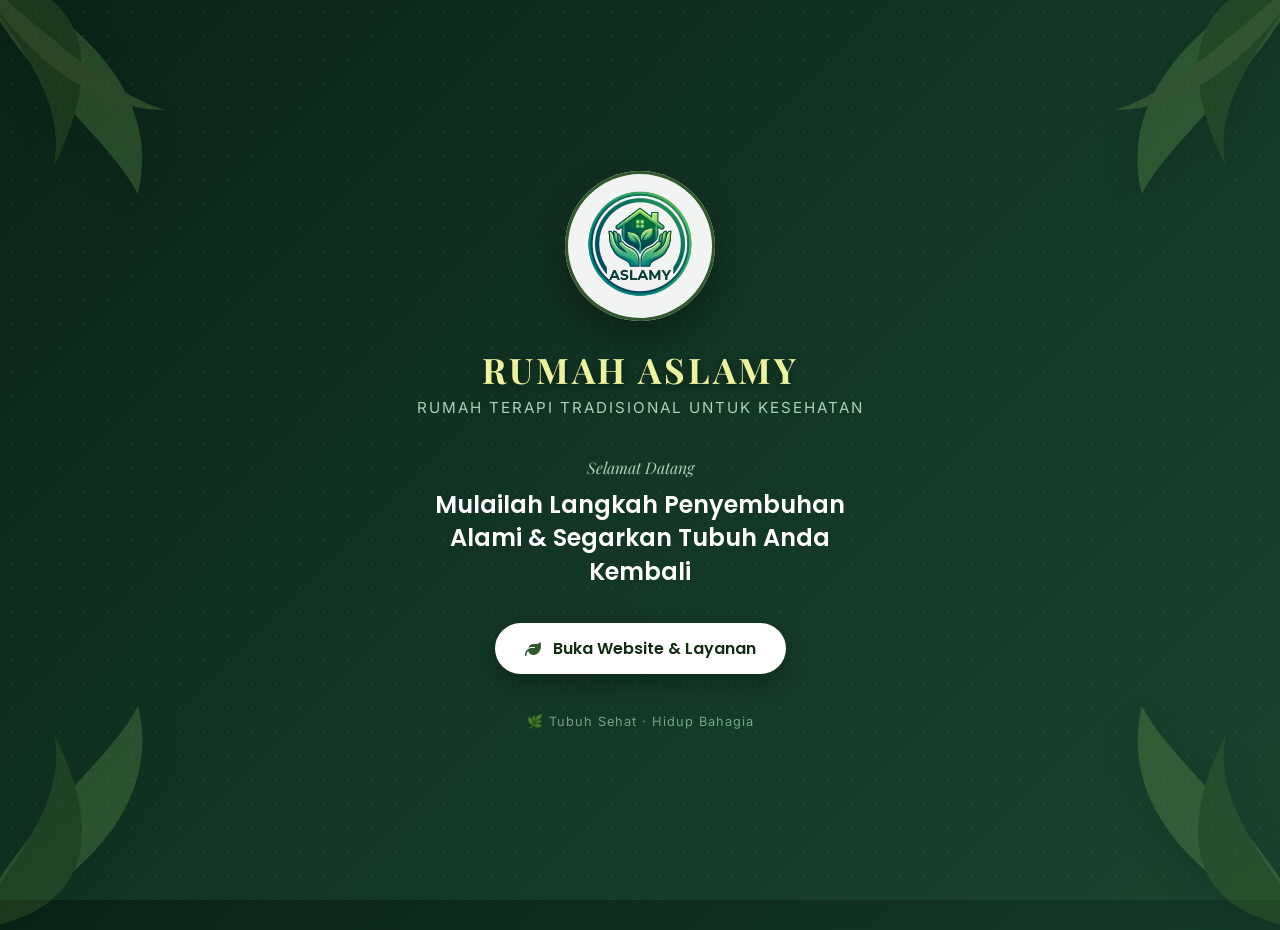
<file: index.html>
<!DOCTYPE html>
<html lang="id">
<head>
    <meta charset="UTF-8" />
    <meta name="viewport" content="width=device-width, initial-scale=1.0" />
    <title>Selamat Datang di Rumah Aslamy</title>
    <link rel="icon" type="image/jpeg" href="image.jpg" sizes="192x192">
    
    <!-- Google Fonts & Font Awesome -->
    <link rel="preconnect" href="https://fonts.googleapis.com" />
    <link rel="preconnect" href="https://fonts.gstatic.com" crossorigin />
    <link href="https://fonts.googleapis.com/css2?family=Inter:wght@300;400;500;600&family=Poppins:wght@500;600;700&family=Playfair+Display:ital,wght@0,600;0,700;1,400&display=swap" rel="stylesheet" />
    <link rel="stylesheet" href="https://cdnjs.cloudflare.com/ajax/libs/font-awesome/6.4.0/css/all.min.css" />
    
    <style>
        /* Reset & Base Styles */
        * {
            margin: 0;
            padding: 0;
            box-sizing: border-box;
        }

        body {
            width: 100%;
            height: 100vh;
            background: linear-gradient(135deg, #0b2216 0%, #123524 50%, #1a432e 100%);
            display: flex;
            justify-content: center;
            align-items: center;
            text-align: center;
            padding: 20px;
            color: #ffffff;
            font-family: 'Inter', sans-serif;
            overflow: hidden;
            position: relative;
            /* Transisi transisi untuk body saat keluar */
            transition: opacity 0.6s ease, filter 0.6s ease, transform 0.6s ease;
        }

        /* Overlay Tekstur Halus Alami */
        body::before {
            content: '';
            position: absolute;
            inset: 0;
            background-image: radial-gradient(rgba(255, 255, 255, 0.05) 1px, transparent 0);
            background-size: 24px 24px;
            pointer-events: none;
            z-index: 1;
        }

        /* Efek Kelas Transisi Keluar (Triggered by JS) */
        body.page-exit {
            opacity: 0;
            filter: blur(8px);
            transform: scale(0.93);
        }

        /* Frame Dekorasi Dedaunan Alami di 4 Sudut (Mengikuti Pola image_bb249c.jpg) */
        .cover-leaf {
            position: absolute;
            width: 280px;
            height: 280px;
            opacity: 0.25;
            pointer-events: none;
            background-size: contain;
            background-repeat: no-repeat;
            z-index: 2;
            filter: drop-shadow(0 10px 20px rgba(0,0,0,0.4));
            transition: transform 0.6s ease, opacity 0.6s ease;
        }
        
        .leaf-top-left {
            top: -30px;
            left: -30px;
            background-image: url("data:image/svg+xml,%3Csvg xmlns='http://www.w3.org/2000/svg' viewBox='0 0 100 100'%3E%3Cpath fill='%2377b255' d='M0,0 C30,10 70,40 60,80 C50,60 20,40 0,0 Z'/%3E%3Cpath fill='%234f772d' d='M0,0 C40,5 50,30 30,70 C35,45 15,25 0,0 Z'/%3E%3Cpath fill='%2390a955' d='M0,0 C15,25 40,50 70,50 C50,45 25,20 0,0 Z'/%3E%3C/svg%3E");
        }
        .leaf-top-right {
            top: -30px;
            right: -30px;
            background-image: url("data:image/svg+xml,%3Csvg xmlns='http://www.w3.org/2000/svg' viewBox='0 0 100 100'%3E%3Cpath fill='%2377b255' d='M100,0 C70,10 30,40 40,80 C50,60 80,40 100,0 Z'/%3E%3Cpath fill='%234f772d' d='M100,0 C60,5 50,30 70,70 C65,45 85,25 100,0 Z'/%3E%3Cpath fill='%2390a955' d='M100,0 C85,25 60,50 30,50 C50,45 75,20 100,0 Z'/%3E%3C/svg%3E");
        }
        .leaf-bottom-left {
            bottom: -30px;
            left: -30px;
            background-image: url("data:image/svg+xml,%3Csvg xmlns='http://www.w3.org/2000/svg' viewBox='0 0 100 100'%3E%3Cpath fill='%2377b255' d='M0,100 C30,90 70,60 60,20 C50,40 20,60 0,100 Z'/%3E%3Cpath fill='%234f772d' d='M0,100 C40,95 50,70 30,30 C35,55 15,75 0,100 Z'/%3E%3C/svg%3E");
        }
        .leaf-bottom-right {
            bottom: -30px;
            right: -30px;
            background-image: url("data:image/svg+xml,%3Csvg xmlns='http://www.w3.org/2000/svg' viewBox='0 0 100 100'%3E%3Cpath fill='%2377b255' d='M100,100 C70,90 30,60 40,20 C50,40 80,60 100,100 Z'/%3E%3Cpath fill='%234f772d' d='M100,100 C60,95 50,70 70,30 C65,55 85,75 100,100 Z'/%3E%3C/svg%3E");
        }

        /* Saat transisi keluar, daun terlempar menjauh sedikit */
        body.page-exit .leaf-top-left { transform: translate(-40px, -40px); opacity: 0; }
        body.page-exit .leaf-top-right { transform: translate(40px, -40px); opacity: 0; }
        body.page-exit .leaf-bottom-left { transform: translate(-40px, 40px); opacity: 0; }
        body.page-exit .leaf-bottom-right { transform: translate(40px, 40px); opacity: 0; }

        /* Konten Pembuka */
        .cover-container {
            max-width: 500px;
            width: 100%;
            z-index: 10;
            display: flex;
            flex-direction: column;
            align-items: center;
            animation: fadeInContainer 1.2s cubic-bezier(0.215, 0.610, 0.355, 1) forwards;
        }

        /* Wadah Bulat Putih Premium untuk Logo Resmi Aslamy */
        .cover-logo-wrapper {
            width: 150px;
            height: 150px;
            margin-bottom: 25px;
            background: rgba(255, 255, 255, 0.95);
            padding: 12px;
            border-radius: 50%;
            box-shadow: 0 15px 35px rgba(0, 0, 0, 0.3), inset 0 0 0 3px #31572c;
            display: flex;
            justify-content: center;
            align-items: center;
        }
        
        .cover-logo {
            width: 100%;
            height: auto;
            object-fit: contain;
        }

        /* Tipografi Judul */
        .cover-brand {
            font-family: 'Playfair Display', serif;
            font-size: 2.2rem;
            font-weight: 700;
            letter-spacing: 3px;
            color: #ecf39e;
            text-transform: uppercase;
            margin: 0 0 5px 0;
            text-shadow: 0 2px 10px rgba(0,0,0,0.4);
        }

        .cover-tagline {
            font-size: 0.95rem;
            font-weight: 400;
            letter-spacing: 2px;
            color: #b7e4c7;
            text-transform: uppercase;
            margin-bottom: 40px;
            opacity: 0.9;
        }

        .cover-label {
            font-size: 1rem;
            font-style: italic;
            color: #d8f3dc;
            margin-bottom: 10px;
            opacity: 0.8;
            font-family: 'Playfair Display', serif;
        }

        .cover-headline {
            font-family: 'Poppins', sans-serif;
            font-size: 1.5rem;
            font-weight: 600;
            line-height: 1.4;
            color: #ffffff;
            margin: 0 0 35px 0;
            padding: 0 15px;
        }

        /* Tombol Lonjong Kapsul Putih Berkelas (Desain "Buka Undangan") */
        .btn-enter-website {
            background-color: #ffffff;
            color: #132a13;
            border: none;
            padding: 13px 30px;
            font-size: 1rem;
            font-weight: 600;
            border-radius: 50px;
            cursor: pointer;
            box-shadow: 0 10px 25px rgba(0, 0, 0, 0.25);
            display: inline-flex;
            align-items: center;
            gap: 12px;
            transition: all 0.3s cubic-bezier(0.175, 0.885, 0.32, 1.275);
            text-decoration: none;
            font-family: 'Poppins', sans-serif;
        }

        .btn-enter-website:hover {
            background-color: #ecf39e;
            transform: translateY(-3px);
            box-shadow: 0 15px 30px rgba(0, 0, 0, 0.35);
        }

        .btn-enter-website i {
            color: #31572c;
            font-size: 1rem;
        }

        .cover-note {
            margin-top: 40px;
            font-size: 0.8rem;
            color: #95d5b2;
            letter-spacing: 1px;
            opacity: 0.7;
        }

        /* Animasi Masuk Awal */
        @keyframes fadeInContainer {
            from { opacity: 0; transform: translateY(30px); }
            to { opacity: 1; transform: translateY(0); }
        }

        /* Responsif Layaran HP */
        @media (max-width: 480px) {
            .cover-leaf { width: 180px; height: 180px; }
            .cover-brand { font-size: 1.8rem; }
            .cover-headline { font-size: 1.25rem; }
            .btn-enter-website { padding: 14px 32px; font-size: 0.95rem; }
        }
    </style>
</head>
<body>

    <!-- Bingkai Ornamen Daun Alami Sesuai Posisi image_bb249c.jpg -->
    <div class="cover-leaf leaf-top-left"></div>
    <div class="cover-leaf leaf-top-right"></div>
    <div class="cover-leaf leaf-bottom-left"></div>
    <div class="cover-leaf leaf-bottom-right"></div>
    
    <div class="cover-container">
        <!-- Penggunaan Logo image_bb28fd.png -->
        <div class="cover-logo-wrapper">
            <img src="image.jpg" alt="Logo Resmi Rumah Aslamy" class="cover-logo">
        </div>
        
        <!-- Identitas Brand -->
        <h1 class="cover-brand">Rumah Aslamy</h1>
        <div class="cover-tagline">Rumah Terapi Tradisional Untuk Kesehatan</div>
        
        <!-- Konten Pengantar -->
        <div class="cover-label">Selamat Datang</div>
        <h2 class="cover-headline">Mulailah Langkah Penyembuhan Alami & Segarkan Tubuh Anda Kembali</h2>
        
        <!-- Tombol Transisi Interaktif -->
        <a href="home.html" id="btn-masuk-layanan" class="btn-enter-website">
            <i class="fa-solid fa-leaf"></i> Buka Website & Layanan
        </a>
        
        <p class="cover-note">🌿 Tubuh Sehat · Hidup Bahagia</p>
    </div>

    <!-- JavaScript Khusus Penahan & Pemicu Efek Halus -->
    <script>
        document.getElementById('btn-masuk-layanan').addEventListener('click', function(e) {
            // 1. Tahan link asli agar tidak langsung pindah halaman kasar
            e.preventDefault(); 
            const linkTujuan = this.getAttribute('href');

            // 2. Suntik kelas animasi keluar ke body (efek mengecil + memudar + blur + daun menjauh)
            document.body.classList.add('page-exit');

            // 3. Biarkan animasi berjalan selama 600ms, lalu pindah halaman secara mulus
            setTimeout(function() {
                window.location.href = linkTujuan;
            }, 600); 
        });
    </script>
</body>
</html>
</file>
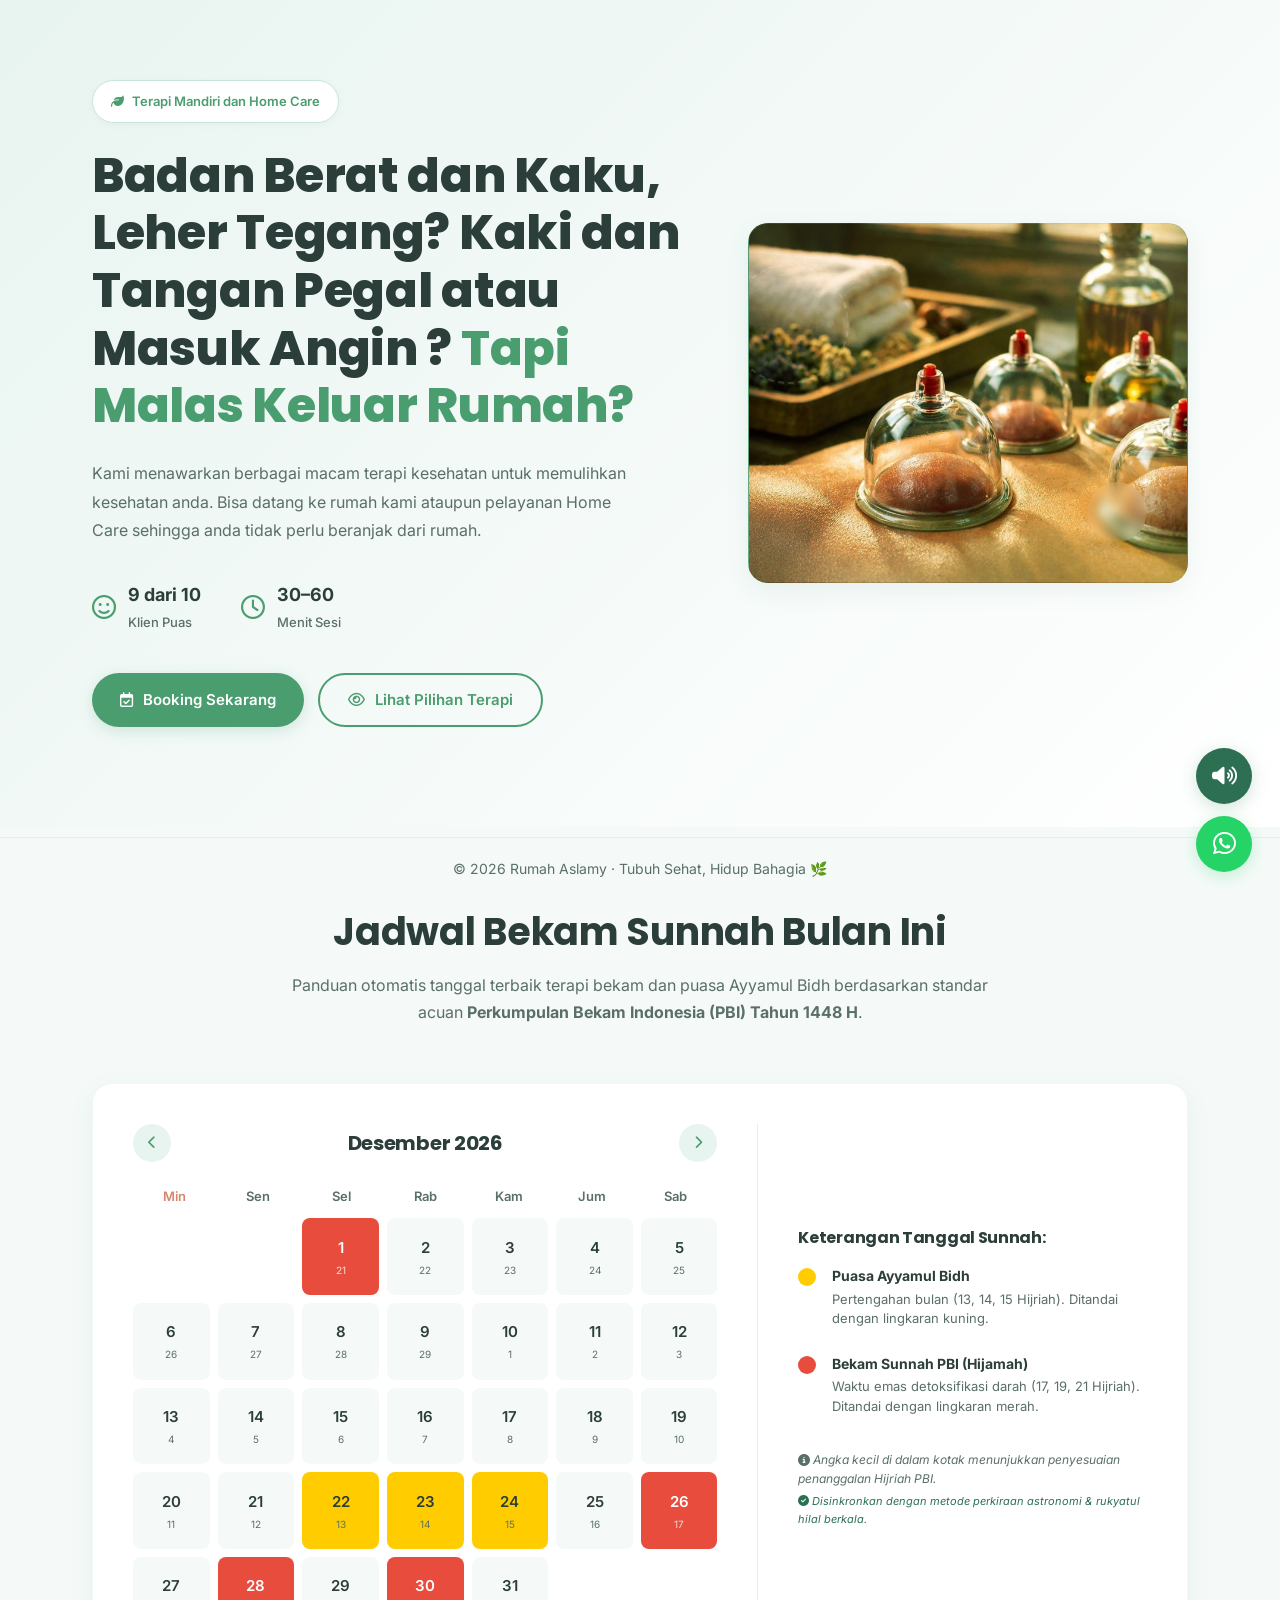
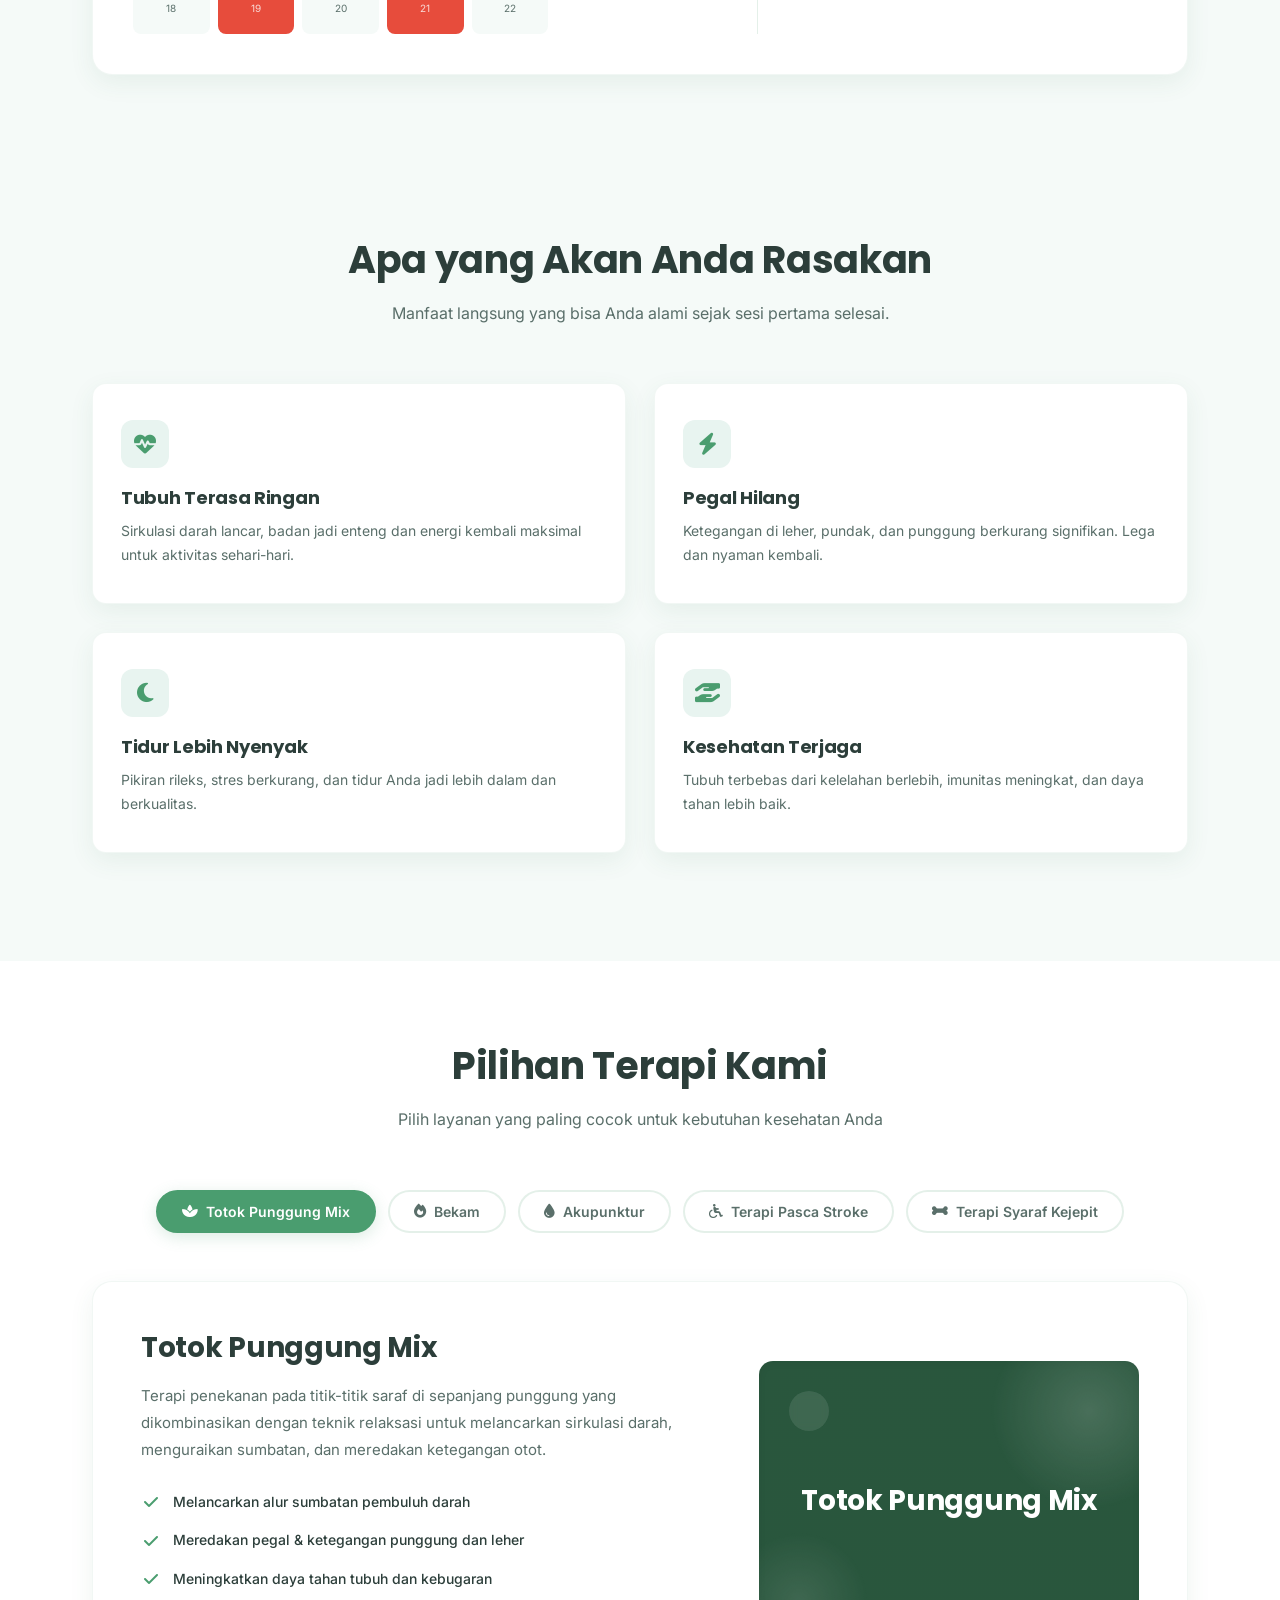
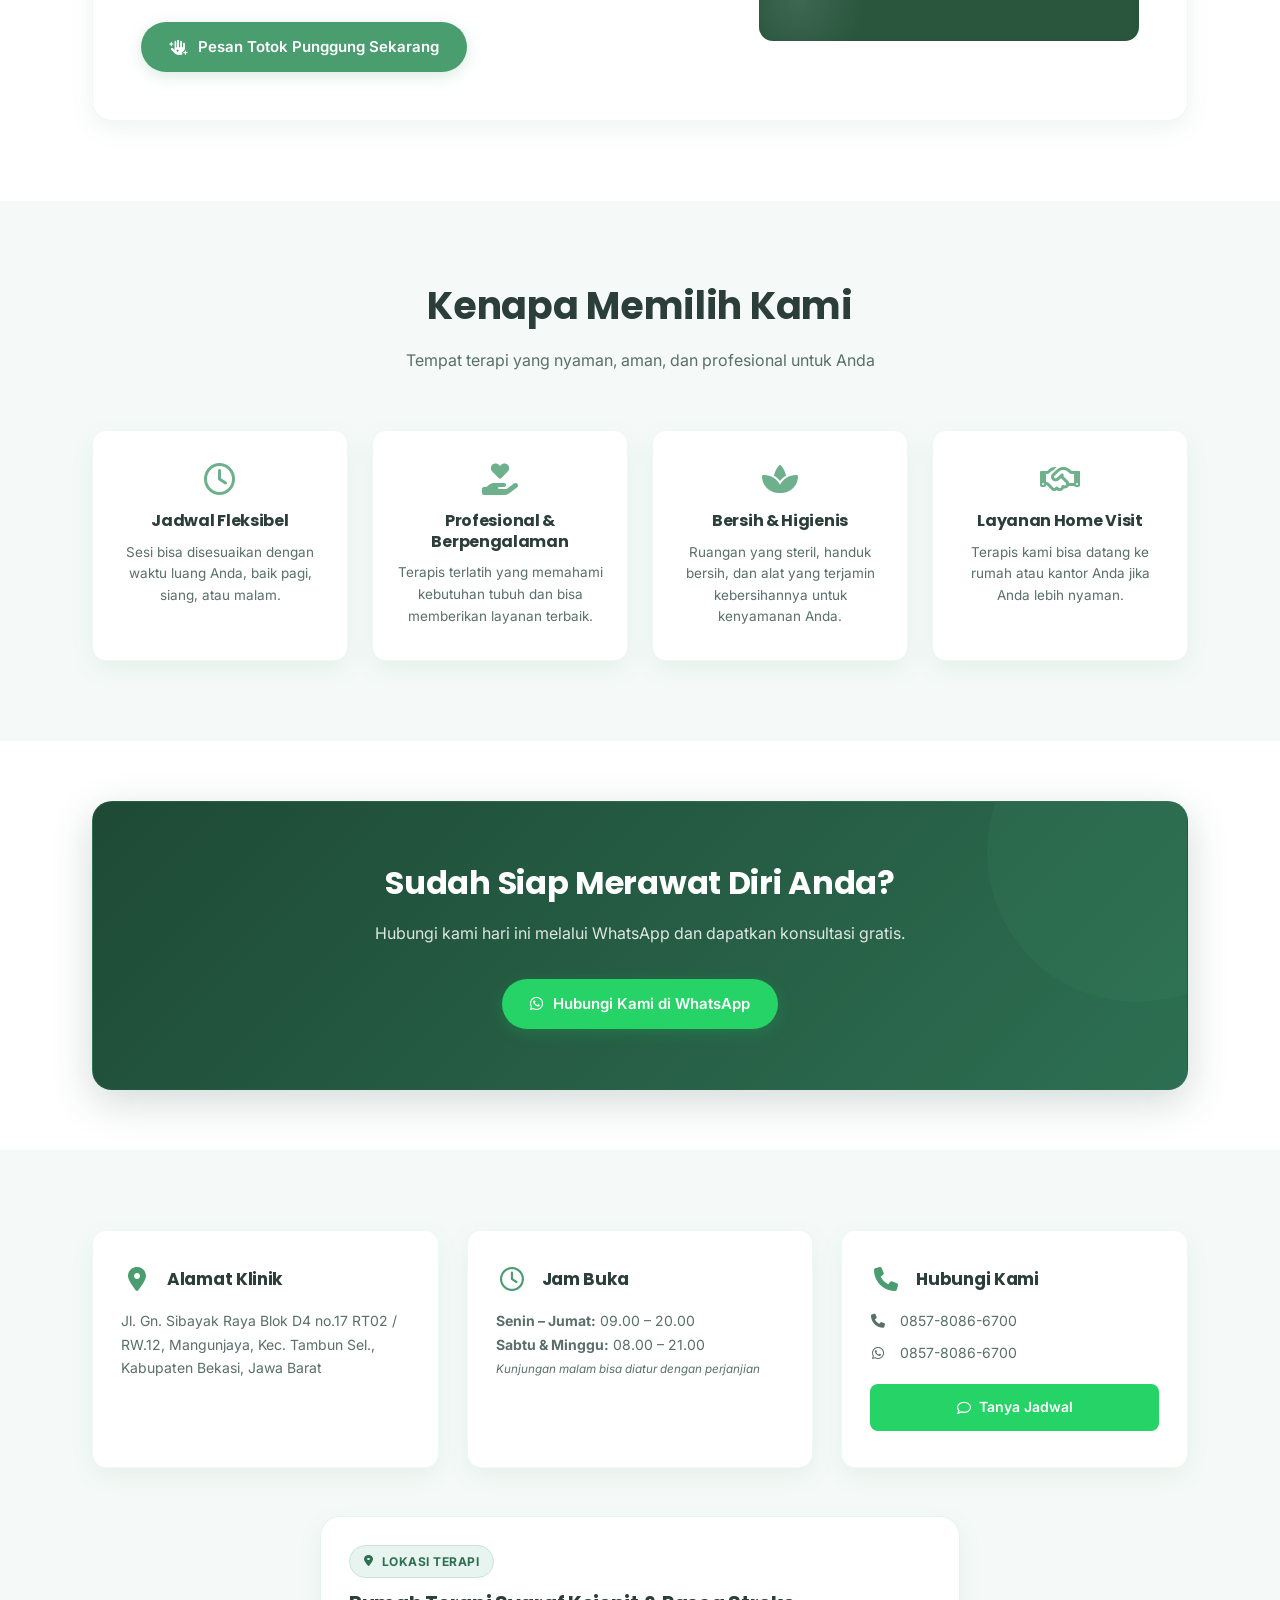
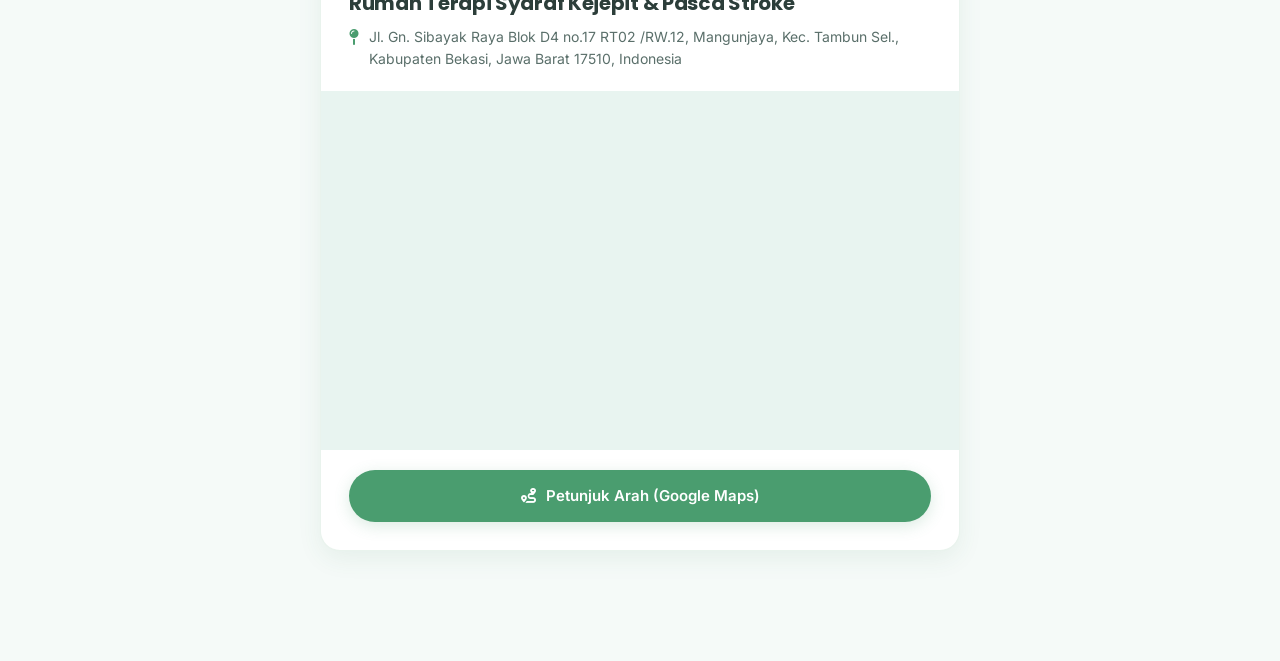
<file: home.html>
<!DOCTYPE html>
<html lang="id">
<head>
    <meta charset="UTF-8" />
    <meta name="viewport" content="width=device-width, initial-scale=1.0" />
    <title>Rumah Aslamy</title>
    <link rel="icon" type="image/jpeg" href="image.jpg" sizes="192x192">
    
    <!-- Google Fonts & Font Awesome -->
    <link rel="preconnect" href="https://fonts.googleapis.com" />
    <link rel="preconnect" href="https://fonts.gstatic.com" crossorigin />
    <link href="https://fonts.googleapis.com/css2?family=Inter:wght@300;400;500;600;700&family=Poppins:wght@600;700;800&display=swap" rel="stylesheet" />
    <link rel="stylesheet" href="https://cdnjs.cloudflare.com/ajax/libs/font-awesome/6.4.0/css/all.min.css" />
    
    <!-- Custom CSS -->
    <link rel="stylesheet" href="style.css" />
</head>
<body>

    <!-- ======== HERO ======== -->
    <section class="hero">
        <div class="container hero-grid">
            <div class="hero-content">
                <div class="hero-badge">
                    <i class="fa-solid fa-leaf"></i> Terapi Mandiri dan Home Care
                </div>
                <h1>Badan Berat dan Kaku, Leher Tegang? Kaki dan Tangan Pegal atau Masuk Angin ?
                    <span>Tapi Malas Keluar Rumah?</span></h1>
                <p>Kami menawarkan berbagai macam terapi kesehatan untuk memulihkan kesehatan anda. Bisa datang ke rumah kami ataupun pelayanan Home Care sehingga anda tidak perlu beranjak dari rumah.</p>

                <div class="hero-stats">
                    <div class="stat-item">
                        <i class="fa-regular fa-face-smile"></i>
                        <div class="stat-text"><strong>9 dari 10</strong> Klien Puas</div>
                    </div>
                    <div class="stat-item">
                        <i class="fa-regular fa-clock"></i>
                        <div class="stat-text"><strong>30–60</strong> Menit Sesi</div>
                    </div>
                </div>

                <div class="hero-actions">
                    <a href="#booking" class="btn btn-primary"><i class="fa-regular fa-calendar-check"></i> Booking Sekarang</a>
                    <a href="#terapi" class="btn btn-outline"><i class="fa-regular fa-eye"></i> Lihat Pilihan Terapi</a>
                </div>
            </div>
            <div class="hero-visual">
                <!-- Corak Bulatan Mulus Animated -->
                <div class="circle-decor circle-1"></div>
                <div class="circle-decor circle-2"></div>
                <div class="circle-decor circle-3"></div>
                <div class="circle-decor circle-4"></div>
            </div>
        </div>
    </section>

    <!-- ======== JADWAL BEKAM SUNNAH (RESMI PBI) ======== -->
    <section class="section-padding section-light" id="jadwal-bekam">
        <div class="container">
            <div class="section-header">
                <h2>Jadwal Bekam Sunnah Bulan Ini</h2>
                <p>Panduan otomatis tanggal terbaik terapi bekam dan puasa Ayyamul Bidh berdasarkan standar acuan <strong>Perkumpulan Bekam Indonesia (PBI) Tahun 1448 H</strong>.</p>
            </div>
            
            <div class="calendar-wrapper">
                <!-- Box Kalender -->
                <div class="calendar-card">
                    <div class="calendar-header">
                        <button id="prev-month" class="calendar-btn"><i class="fa-solid fa-chevron-left"></i></button>
                        <h3 id="calendar-month-year">Januari 2026</h3>
                        <button id="next-month" class="calendar-btn"><i class="fa-solid fa-chevron-right"></i></button>
                    </div>
                    <div class="calendar-weekdays">
                        <div>Min</div><div>Sen</div><div>Sel</div><div>Rab</div><div>Kam</div><div>Jum</div><div>Sab</div>
                    </div>
                    <div class="calendar-days" id="calendar-days-grid"></div>
                </div>

                <!-- Box Keterangan / Legenda -->
                <div class="calendar-legend">
                    <h4>Keterangan Tanggal Sunnah:</h4>
                    <div class="legend-item">
                        <span class="dot dot-puasa"></span>
                        <div>
                            <strong>Puasa Ayyamul Bidh</strong>
                            <p>Pertengahan bulan (13, 14, 15 Hijriah). Ditandai dengan lingkaran kuning.</p>
                        </div>
                    </div>
                    <div class="legend-item">
                        <span class="dot dot-bekam"></span>
                        <div>
                            <strong>Bekam Sunnah PBI (Hijamah)</strong>
                            <p>Waktu emas detoksifikasi darah (17, 19, 21 Hijriah). Ditandai dengan lingkaran merah.</p>
                        </div>
                    </div>
                    <div class="legend-note">
                        <p><i class="fa-solid fa-info-circle"></i> Angka kecil di dalam kotak menunjukkan penyesuaian penanggalan Hijriah PBI.</p>
                        <p style="margin-top: 5px; font-size: 11px; color: var(--green-dark);"><i class="fa-solid fa-circle-check"></i> Disinkronkan dengan metode perkiraan astronomi & rukyatul hilal berkala.</p>
                    </div>
                </div>
            </div>
        </div>
    </section>

    <!-- ======== MANFAAT ======== -->
    <section class="section-padding section-light">
        <div class="container">
            <div class="section-header">
                <h2>Apa yang Akan Anda Rasakan</h2>
                <p>Manfaat langsung yang bisa Anda alami sejak sesi pertama selesai.</p>
            </div>

            <div class="manfaat-grid">
                <div class="manfaat-card">
                    <div class="manfaat-icon"><i class="fa-solid fa-heart-pulse"></i></div>
                    <h3>Tubuh Terasa Ringan</h3>
                    <p>Sirkulasi darah lancar, badan jadi enteng dan energi kembali maksimal untuk aktivitas sehari-hari.</p>
                </div>
                <div class="manfaat-card">
                    <div class="manfaat-icon"><i class="fa-solid fa-bolt"></i></div>
                    <h3>Pegal Hilang</h3>
                    <p>Ketegangan di leher, pundak, dan punggung berkurang signifikan. Lega dan nyaman kembali.</p>
                </div>
                <div class="manfaat-card">
                    <div class="manfaat-icon"><i class="fa-solid fa-moon"></i></div>
                    <h3>Tidur Lebih Nyenyak</h3>
                    <p>Pikiran rileks, stres berkurang, dan tidur Anda jadi lebih dalam dan berkualitas.</p>
                </div>
                <div class="manfaat-card">
                    <div class="manfaat-icon"><i class="fa-solid fa-hand-holding-hand"></i></div>
                    <h3>Kesehatan Terjaga</h3>
                    <p>Tubuh terbebas dari kelelahan berlebih, imunitas meningkat, dan daya tahan lebih baik.</p>
                </div>
            </div>
        </div>
    </section>

    <section class="section-padding" id="terapi">
        <div class="container">
            <div class="section-header">
                <h2>Pilihan Terapi Kami</h2>
                <p>Pilih layanan yang paling cocok untuk kebutuhan kesehatan Anda</p>
            </div>

            <div class="terapi-tabs">
                <button class="tab-btn active" onclick="switchTab('pijat', this)"><i class="fa-solid fa-spa"></i> Totok Punggung Mix</button>
                <button class="tab-btn" onclick="switchTab('bekam', this)"><i class="fa-solid fa-fire"></i> Bekam</button>
                <button class="tab-btn" onclick="switchTab('akupunktur', this)"><i class="fa-solid fa-droplet"></i> Akupunktur</button>
                <button class="tab-btn" onclick="switchTab('stroke', this)"><i class="fa-solid fa-wheelchair"></i> Terapi Pasca Stroke</button>
                <button class="tab-btn" onclick="switchTab('syaraf', this)"><i class="fa-solid fa-bone"></i> Terapi Syaraf Kejepit</button>
            </div>

            <div class="terapi-display">
                <div class="terapi-info">
                    <h3 id="tab-title">Totok Punggung Mix</h3>
                    <p id="tab-desc">Terapi penekanan pada titik-titik saraf di sepanjang punggung yang dikombinasikan dengan teknik relaksasi untuk melancarkan sirkulasi darah, menguraikan sumbatan, dan meredakan ketegangan otot.</p>
                    <ul class="terapi-list" id="tab-checklist"></ul>
                    <a href="#booking" class="btn btn-primary" id="tab-btn-action">
                        <i id="tab-btn-icon" class="fa-solid fa-hand-sparkles"></i>
                        <span id="tab-btn-text">Pesan Sesi Totok Punggung</span>
                    </a>
                </div>
                <div class="terapi-visual-box" id="tab-visual-box">
                    <div class="circle-decor circle-1" style="width: 200px; height: 200px; top: -50px; right: -50px;"></div>
                    <div class="circle-decor circle-2" style="width: 140px; height: 140px; bottom: -30px; left: -30px;"></div>
                    <div class="circle-decor circle-4" style="width: 40px; height: 40px; top: 30px; left: 30px;"></div>
                    
                    <h4 id="tab-visual-text">Totok Punggung Mix</h4>
                </div>
            </div>
        </div>
    </section>

    <!-- ======== KENAPA WAJIB ======== -->
    <section class="section-padding section-light">
        <div class="container">
            <div class="section-header">
                <h2>Kenapa Memilih Kami</h2>
                <p>Tempat terapi yang nyaman, aman, dan profesional untuk Anda</p>
            </div>
            <div class="why-grid">
                <div class="why-card">
                    <i class="fa-regular fa-clock"></i>
                    <h4>Jadwal Fleksibel</h4>
                    <p>Sesi bisa disesuaikan dengan waktu luang Anda, baik pagi, siang, atau malam.</p>
                </div>
                <div class="why-card">
                    <i class="fa-solid fa-hand-holding-heart"></i>
                    <h4>Profesional & Berpengalaman</h4>
                    <p>Terapis terlatih yang memahami kebutuhan tubuh dan bisa memberikan layanan terbaik.</p>
                </div>
                <div class="why-card">
                    <i class="fa-solid fa-spa"></i>
                    <h4>Bersih & Higienis</h4>
                    <p>Ruangan yang steril, handuk bersih, dan alat yang terjamin kebersihannya untuk kenyamanan Anda.</p>
                </div>
                <div class="why-card">
                    <i class="fa-regular fa-handshake"></i>
                    <h4>Layanan Home Visit</h4>
                    <p>Terapis kami bisa datang ke rumah atau kantor Anda jika Anda lebih nyaman.</p>
                </div>
            </div>
        </div>
    </section>

    <!-- ======== CTA BANNER ======== -->
    <section class="cta-container-block" id="booking">
        <div class="container">
            <div class="cta-banner">
                <h2>Sudah Siap Merawat Diri Anda?</h2>
                <p>Hubungi kami hari ini melalui WhatsApp dan dapatkan konsultasi gratis.</p>
                <a href="https://wa.me/6285780866700?text=Assalamualaikum%20Admin,%20saya%20tertarik%20dengan%20layanan%20Terapi%20Panggilan%3B%0ANama%20%3A%20%0AUsia%20%3A%0AAlamat%20%3A%0AKeluhan%20%3A%0AJenis%20Terapi%3A%0AMohon%20info%20kesediaan%20waktu%20dan%20terapisnya,%20Terimakasih" class="btn btn-whatsapp" target="_blank">
                    <i class="fa-brands fa-whatsapp"></i> Hubungi Kami di WhatsApp
                </a>
            </div>
        </div>
    </section>

    <!-- ======== INFO ======== -->
    <section class="info-section">
        <div class="container">
            <div class="info-grid">
                <div class="info-card">
                    <div class="info-card-header">
                        <i class="fa-solid fa-location-dot"></i>
                        <h4>Alamat Klinik</h4>
                    </div>
                    <p>Jl. Gn. Sibayak Raya Blok D4 no.17 RT02 / RW.12, Mangunjaya, Kec. Tambun Sel., Kabupaten Bekasi, Jawa Barat</p>
                </div>
                <div class="info-card">
                    <div class="info-card-header">
                        <i class="fa-regular fa-clock"></i>
                        <h4>Jam Buka</h4>
                    </div>
                    <p><strong>Senin – Jumat:</strong> 09.00 – 20.00<br /><strong>Sabtu & Minggu:</strong> 08.00 – 21.00<br /><small style="font-style: italic;">Kunjungan malam bisa diatur dengan perjanjian</small></p>
                </div>
                <div class="info-card">
                    <div class="info-card-header">
                        <i class="fa-solid fa-phone"></i>
                        <h4>Hubungi Kami</h4>
                    </div>
                    <div class="contact-list">
                        <p class="contact-item"><i class="fa-solid fa-phone"></i> 0857-8086-6700</p>
                        <p class="contact-item"><i class="fa-brands fa-whatsapp"></i> 0857-8086-6700</p>
                    </div>
                    <a href="https://wa.me/6285780866700?text=Assalamualaikum%20Admin,%20saya%20tertarik%20dengan%20layanan%20Terapi%20Panggilan%3B%0ANama%20%3A%20%0AUsia%20%3A%0AAlamat%20%3A%0AKeluhan%20%3A%0AJenis%20Terapi%3A%0AMohon%20info%20kesediaan%20waktu%20dan%20terapisnya,%20Terimakasih" class="btn-chat-now" target="_blank">
                        <i class="fa-regular fa-comment"></i> Tanya Jadwal
                    </a>
                </div>
            </div>

            <div class="map-card">
                <div class="map-card-header">
                    <span class="map-badge">
                        <i class="fa-solid fa-location-dot"></i> Lokasi Terapi
                    </span>
                    <h3 class="map-card-title">Rumah Terapi Syaraf Kejepit & Pasca Stroke</h3>
                    <div class="map-address-box">
                        <i class="fa-solid fa-map-pin"></i>
                        <span>Jl. Gn. Sibayak Raya Blok D4 no.17 RT02 /RW.12, Mangunjaya, Kec. Tambun Sel., Kabupaten Bekasi, Jawa Barat 17510, Indonesia</span>
                    </div>
                </div>

                <div class="map-responsive">
                    <iframe 
                        src="https://maps.google.com/maps?q=Rumah%20Terapi%20Syaraf%20kejepit%20dan%20Pasca%20Stroke%20Jl.%20Gn.%20Sibayak%20Raya%20Blok%20D4%20no.17%20RT02%20/RW.12,%20Mangunjaya,%20Kec.%20Tambun%20Sel.,%20Kabupaten%20Bekasi,%20Jawa%20Barat%2017510&t=&z=16&ie=UTF8&iwloc=&output=embed" 
                        allowfullscreen="" 
                        loading="lazy" 
                        referrerpolicy="no-referrer-when-downgrade">
                    </iframe>
                </div>

                <div class="map-card-footer">
                    <a href="https://www.google.com/maps/search/?api=1&query=Rumah+Terapi+Syaraf+kejepit+dan+Pasca+Stroke+Jl.+Gn.+Sibayak+Raya+Blok+D4+no.17+RT02+/RW.12,+Mangunjaya,+Kec.+Tambun+Sel.,+Kabupaten+Bekasi,+Jawa+Barat+17510" 
                       target="_blank" 
                       class="btn-directions">
                        <i class="fa-solid fa-route"></i> Petunjuk Arah (Google Maps)
                    </a>
                </div>
            </div>

            <audio id="spa-backsound" loop autoplay>
                <source src="backsound.mp3" type="audio/mpeg">
                <source src="https://assets.mixkit.co/active_storage/sfx/2568/2568-84.wav" type="audio/wav">
            </audio>

            <button id="music-toggle" class="floating-music playing" aria-label="Matikan Musik Relaksasi">
                <i class="fa-solid fa-volume-high"></i>
            </button>
            
            <footer>
                <div class="bottom-bar">
                    <p>&copy; 2026 Rumah Aslamy · Tubuh Sehat, Hidup Bahagia 🌿</p>
                </div>
            </footer>

        </div>
    </section>

    <a href="https://wa.me/6285780866700?text=Assalamualaikum%20Admin,%20saya%20tertarik%20dengan%20layanan%20Terapi%20Panggilan%3B%0ANama%20%3A%20%0AUsia%20%3A%0AAlamat%20%3A%0AKeluhan%20%3A%0AJenis%20Terapi%3A%0AMohon%20info%20kesediaan%20waktu%20dan%20terapisnya,%20Terimakasih" class="floating-wa" target="_blank" aria-label="Chat WhatsApp">
        <i class="fa-brands fa-whatsapp"></i>
    </a>

    <!-- Custom JS -->
    <script src="script.js"></script>
</body>
</html>
</file>
<file: style.css>
html {
    scroll-behavior: smooth;
}

/* ===================================================
   TEMA HIJAU NATURAL & SOFT - Rumah Therapy Aslamy
   =================================================== */

* {
    margin: 0;
    padding: 0;
    box-sizing: border-box;
}

:root {
    /* Warna Hijau Natural & Soft */
    --green-primary: #4a9d6f;
    --green-dark: #2d6f52;
    --green-darkest: #1e4a35;
    --green-light: #6fb896;
    --green-lighter: #9fc9b0;
    --green-pale: #c8e6d7;
    --green-bg-soft: #e8f4f0;
    --green-bg-card: #f5faf8;

    /* Netral Natural */
    --white: #ffffff;
    --text-dark: #2c3e3a;
    --text-muted: #5a6f6a;
    --text-light: #ffffff;

    /* Aksen */
    --accent-warm: #d4876e;
    --accent-gold: #c9a960;

    /* Layout */
    --max-width: 1160px;
    --radius-lg: 20px;
    --radius-md: 14px;
    --radius-sm: 8px;
    --shadow: 0 8px 24px rgba(45, 111, 82, 0.08);
    --shadow-hover: 0 12px 36px rgba(45, 111, 82, 0.12);
    --transition: all 0.3s cubic-bezier(0.4, 0, 0.2, 1);
}

body {
    font-family: 'Inter', sans-serif;
    background: var(--white);
    color: var(--text-dark);
    line-height: 1.6;
    -webkit-font-smoothing: antialiased;
    font-size: 15px;
}

h1, h2, h3, h4, h5, h6 {
    font-family: 'Poppins', sans-serif;
    letter-spacing: -0.3px;
    line-height: 1.3;
}

.container {
    width: 100%;
    max-width: var(--max-width);
    margin: 0 auto;
    padding: 0 32px;
}

.section-padding {
    padding: 80px 0;
}

/* --- Tombol Natural --- */
.btn {
    display: inline-flex;
    align-items: center;
    justify-content: center;
    gap: 10px;
    padding: 13px 28px;
    font-weight: 600;
    font-size: 15px;
    border-radius: 60px;
    text-decoration: none;
    transition: var(--transition);
    cursor: pointer;
    border: none;
    letter-spacing: 0px;
    font-family: 'Inter', sans-serif;
}

.btn-primary {
    background: var(--green-primary);
    color: var(--text-light);
    box-shadow: 0 4px 16px rgba(74, 157, 111, 0.20);
}
.btn-primary:hover {
    background: var(--green-dark);
    transform: translateY(-2px);
    box-shadow: 0 6px 24px rgba(74, 157, 111, 0.28);
}

.btn-outline {
    background: transparent;
    color: var(--green-primary);
    border: 2px solid var(--green-primary);
}
.btn-outline:hover {
    background: var(--green-bg-soft);
    transform: translateY(-2px);
}

.btn-whatsapp {
    background: #25D366;
    color: #fff;
    box-shadow: 0 4px 16px rgba(37, 211, 102, 0.20);
}
.btn-whatsapp:hover {
    background: #1ebe57;
    transform: translateY(-2px);
}

/* --- Section header --- */
.section-header {
    text-align: center;
    max-width: 700px;
    margin: 0 auto 56px auto;
}
.section-header h2 {
    font-size: 38px;
    font-weight: 700;
    color: var(--text-dark);
    margin-bottom: 16px;
}
.section-header p {
    color: var(--text-muted);
    font-size: 16px;
    font-weight: 400;
    line-height: 1.7;
}

/* ===================================================
   1. HERO
   =================================================== */
.hero {
    background: linear-gradient(135deg, var(--green-bg-soft) 0%, var(--white) 100%);
    padding: 80px 0 100px 0;
}

.hero-grid {
    display: grid;
    grid-template-columns: 1.15fr 0.85fr;
    gap: 60px;
    align-items: center;
}

.hero-badge {
    display: inline-flex;
    align-items: center;
    gap: 8px;
    background: var(--white);
    color: var(--green-primary);
    padding: 10px 18px;
    border-radius: 50px;
    font-size: 13px;
    font-weight: 600;
    margin-bottom: 24px;
    border: 1.5px solid var(--green-pale);
    box-shadow: 0 2px 8px rgba(0, 0, 0, 0.03);
}

.hero-content h1 {
    font-size: 48px;
    line-height: 1.2;
    color: var(--text-dark);
    font-weight: 800;
    margin-bottom: 24px;
}
.hero-content h1 span {
    color: var(--green-primary);
}

.hero-content p {
    font-size: 16px;
    color: var(--text-muted);
    margin-bottom: 36px;
    font-weight: 400;
    max-width: 540px;
    line-height: 1.8;
}

.hero-stats {
    display: flex;
    gap: 40px;
    margin-bottom: 40px;
}
.stat-item {
    display: flex;
    align-items: center;
    gap: 12px;
}
.stat-item i {
    color: var(--green-primary);
    font-size: 24px;
}
.stat-text {
    font-size: 13px;
    font-weight: 500;
    color: var(--text-muted);
}
.stat-text strong {
    display: block;
    font-size: 18px;
    color: var(--text-dark);
    font-weight: 700;
    margin-bottom: 2px;
}

.hero-actions {
    display: flex;
    gap: 14px;
    flex-wrap: wrap;
}

.hero-visual {
   background: linear-gradient(135deg, rgba(30, 74, 53, 0.8) 0%, rgba(74, 157, 111, 0.8) 100%), 
            url('image.png') no-repeat center/cover;
    background-blend-mode:overlay;
    border-radius: var(--radius-lg);
    height: 360px;
    display: flex;
    align-items: center;
    justify-content: center;
    box-shadow: var(--shadow);
    border: 1px solid rgba(74, 157, 111, 0.15);
    transition: var(--transition);
    position: relative;
    overflow: hidden;
}

.hero-visual:hover {
    box-shadow: var(--shadow-hover);
    transform: translateY(-4px);
}


/* Decorative Circles */
.circle-decor {
    position: absolute;
    border-radius: 50%;
    z-index: 1;
}

.circle-1 {
    width: 250px;
    height: 250px;
    top: -80px;
    right: -80px;
    background: radial-gradient(circle, rgba(255,255,255,0.15) 0%, rgba(255,255,255,0) 70%);
    animation: float 6s ease-in-out infinite;
    pointer-events: none;
}

.circle-2 {
    width: 180px;
    height: 180px;
    bottom: -60px;
    left: -40px;
    background: radial-gradient(circle, rgba(255,255,255,0.1) 0%, rgba(255,255,255,0) 70%);
    animation: float 8s ease-in-out infinite reverse;
    pointer-events: none;
}

.circle-3 {
    width: 120px;
    height: 120px;
    top: 40px;
    left: -20px;
    border: 2px dashed rgba(255, 255, 255, 0.15);
    background: transparent;
    animation: spin 15s linear infinite;
    pointer-events: none;
}

.circle-4 {
    width: 60px;
    height: 60px;
    bottom: 40px;
    right: 40px;
    background: rgba(255, 255, 255, 0.1);
    backdrop-filter: blur(4px);
    animation: pulse 4s ease-in-out infinite;
    pointer-events: none;
}

@keyframes float {
    0% { transform: translateY(0) translateX(0); }
    50% { transform: translateY(-15px) translateX(10px); }
    100% { transform: translateY(0) translateX(0); }
}

@keyframes spin {
    100% { transform: rotate(360deg); }
}

@keyframes pulse {
    0% { transform: scale(1); opacity: 0.8; }
    50% { transform: scale(1.2); opacity: 0.4; }
    100% { transform: scale(1); opacity: 0.8; }
}

.hero-visual:hover {
    box-shadow: var(--shadow-hover);
    transform: translateY(-4px);
}
.hero-visual h3 {
    font-size: 36px;
    color: var(--text-light);
    font-weight: 800;
    position: relative;
    text-align: center;
    z-index: 2;
}

/* ===================================================
   2. MANFAAT
   =================================================== */
.section-light {
    background: var(--green-bg-card);
}

.manfaat-grid {
    display: grid;
    grid-template-columns: repeat(2, 1fr);
    gap: 28px;
    margin-bottom: 28px;
}

.manfaat-card {
    background: var(--white);
    padding: 36px 28px;
    border-radius: var(--radius-md);
    box-shadow: var(--shadow);
    border: 1px solid rgba(74, 157, 111, 0.08);
    transition: var(--transition);
}
.manfaat-card:hover {
    transform: translateY(-4px);
    box-shadow: var(--shadow-hover);
    border-color: var(--green-pale);
}

.manfaat-icon {
    width: 48px;
    height: 48px;
    background: var(--green-bg-soft);
    color: var(--green-primary);
    border-radius: 12px;
    margin-bottom: 18px;
    display: flex;
    align-items: center;
    justify-content: center;
    font-size: 22px;
    transition: var(--transition);
}
.manfaat-card:hover .manfaat-icon {
    background: var(--green-primary);
    color: #fff;
    transform: scale(1.08);
}

.manfaat-card h3 {
    font-size: 18px;
    color: var(--text-dark);
    margin-bottom: 10px;
    font-weight: 700;
}
.manfaat-card p {
    color: var(--text-muted);
    font-size: 14px;
    line-height: 1.7;
    font-weight: 400;
}

/* ===================================================
   3. TERAPI ANDALAN
   =================================================== */
.terapi-tabs {
    display: flex;
    justify-content: center;
    gap: 12px;
    margin-bottom: 48px;
    flex-wrap: wrap;
}

.tab-btn {
    background: var(--white);
    border: 2px solid rgba(74, 157, 111, 0.15);
    padding: 11px 24px;
    border-radius: 50px;
    font-family: 'Inter', sans-serif;
    font-weight: 600;
    font-size: 14px;
    color: var(--text-muted);
    cursor: pointer;
    display: flex;
    align-items: center;
    gap: 8px;
    transition: var(--transition);
}
.tab-btn:hover {
    background: var(--green-bg-soft);
    border-color: var(--green-primary);
    color: var(--green-primary);
}
.tab-btn.active {
    background: var(--green-primary);
    color: #fff;
    border-color: var(--green-primary);
    box-shadow: 0 4px 16px rgba(74, 157, 111, 0.20);
}

.terapi-display {
    background: var(--white);
    border-radius: var(--radius-lg);
    padding: 48px;
    box-shadow: var(--shadow);
    display: grid;
    grid-template-columns: 1.2fr 0.8fr;
    gap: 48px;
    align-items: center;
    border: 1px solid rgba(74, 157, 111, 0.08);
}

.terapi-info h3 {
    font-size: 28px;
    color: var(--text-dark);
    margin-bottom: 16px;
    font-weight: 700;
}
.terapi-info p {
    color: var(--text-muted);
    font-size: 15px;
    margin-bottom: 28px;
    line-height: 1.8;
}

.terapi-list {
    list-style: none;
    margin-bottom: 32px;
}
.terapi-list li {
    font-size: 14px;
    font-weight: 500;
    margin-bottom: 16px;
    display: flex;
    align-items: center;
    gap: 12px;
    color: var(--text-dark);
}
.terapi-list li i {
    color: var(--green-primary);
    font-size: 16px;
    width: 20px;
    text-align: center;
}

.terapi-visual-box {
    background: var(--green-primary);
    border-radius: var(--radius-md);
    height: 280px;
    display: flex;
    align-items: center;
    justify-content: center;
    transition: var(--transition);
    box-shadow: inset 0 2px 8px rgba(0, 0, 0, 0.05);
    position: relative;
    overflow: hidden;
}
.terapi-visual-box h4 {
    font-size: 28px;
    font-weight: 700;
    color: var(--text-light);
    position: relative;
    z-index: 2;
}

/* ===================================================
   4. KENAPA WAJIB
   =================================================== */
.why-grid {
    display: grid;
    grid-template-columns: repeat(4, 1fr);
    gap: 24px;
}

.why-card {
    background: var(--white);
    padding: 32px 24px;
    border-radius: var(--radius-md);
    box-shadow: var(--shadow);
    text-align: center;
    border: 1px solid rgba(74, 157, 111, 0.08);
    transition: var(--transition);
}
.why-card:hover {
    transform: translateY(-4px);
    box-shadow: var(--shadow-hover);
    border-color: var(--green-pale);
}
.why-card i {
    font-size: 32px;
    color: var(--green-primary);
    margin-bottom: 16px;
    display: inline-block;
    opacity: 0.8;
}
.why-card h4 {
    font-size: 16px;
    color: var(--text-dark);
    font-weight: 700;
    margin-bottom: 10px;
}
.why-card p {
    color: var(--text-muted);
    font-size: 13.5px;
    line-height: 1.6;
    font-weight: 400;
}

/* ===================================================
   5. CTA BANNER
   =================================================== */
.cta-container-block {
    padding: 60px 0;
}

.cta-banner {
    background: linear-gradient(135deg, var(--green-darkest) 0%, var(--green-dark) 100%);
    color: var(--text-light);
    border-radius: var(--radius-lg);
    padding: 60px 48px;
    text-align: center;
    box-shadow: 0 12px 40px rgba(30, 74, 53, 0.20);
    position: relative;
    overflow: hidden;
    border: 1px solid rgba(74, 157, 111, 0.15);
}
.cta-banner::before {
    content: '';
    position: absolute;
    top: -100px;
    right: -100px;
    width: 300px;
    height: 300px;
    background: rgba(74, 157, 111, 0.10);
    border-radius: 50%;
    pointer-events: none;
}
.cta-banner h2 {
    font-size: 32px;
    font-weight: 700;
    margin-bottom: 16px;
    position: relative;
}
.cta-banner p {
    color: rgba(255, 255, 255, 0.85);
    max-width: 560px;
    margin: 0 auto 32px auto;
    font-size: 16px;
    position: relative;
    line-height: 1.7;
}

/* ===================================================
   6. INFO & FOOTER
   =================================================== */
.info-section {
    background: var(--green-bg-card);
    padding: 80px 0;
}

.info-grid {
    display: grid;
    grid-template-columns: repeat(3, 1fr);
    gap: 28px;
    margin-bottom: 48px;
}

.info-card {
    background: var(--white);
    padding: 36px 28px;
    border-radius: var(--radius-md);
    box-shadow: var(--shadow);
    border: 1px solid rgba(74, 157, 111, 0.08);
    transition: var(--transition);
}
.info-card:hover {
    box-shadow: var(--shadow-hover);
    transform: translateY(-2px);
}

.info-card-header {
    display: flex;
    align-items: center;
    gap: 14px;
    margin-bottom: 18px;
}
.info-card-header i {
    font-size: 24px;
    color: var(--green-primary);
    width: 32px;
    text-align: center;
}
.info-card-header h4 {
    font-size: 17px;
    color: var(--text-dark);
    font-weight: 700;
}
.info-card p {
    color: var(--text-muted);
    font-size: 14px;
    line-height: 1.7;
    font-weight: 400;
}

.contact-list {
    margin-bottom: 20px;
}
.contact-item {
    display: block;
    font-size: 14px;
    font-weight: 500;
    color: var(--text-dark);
    margin-bottom: 8px;
}
.contact-item i {
    margin-right: 10px;
    font-size: 14px;
    width: 16px;
    text-align: center;
}

.btn-chat-now {
    background: #25D366;
    color: #fff;
    width: 100%;
    padding: 12px;
    font-size: 14px;
    font-weight: 600;
    border-radius: var(--radius-sm);
    border: none;
    transition: var(--transition);
    display: inline-flex;
    align-items: center;
    justify-content: center;
    gap: 8px;
    text-decoration: none;
}
.btn-chat-now:hover {
    background: #1ebe57;
    transform: translateY(-2px);
}

.bottom-bar {
    position: fixed;
    bottom: 0;
    left: 0;
    width: 100%;
    background-color: var(--green-bg-card);
    text-align: center;
    padding: 20px;
    border-top: 1px solid rgba(74, 157, 111, 0.10);
    font-size: 14px;
    color: var(--text-muted);
    font-weight: 400;
}

/* Floating Elements */
.floating-wa {
    position: fixed;
    bottom: 28px;
    right: 28px;
    background: #25D366;
    color: #fff;
    width: 56px;
    height: 56px;
    border-radius: 50%;
    display: flex;
    align-items: center;
    justify-content: center;
    font-size: 26px;
    box-shadow: 0 4px 16px rgba(37, 211, 102, 0.25);
    z-index: 999;
    text-decoration: none;
    transition: var(--transition);
}
.floating-wa:hover {
    transform: scale(1.1);
    box-shadow: 0 6px 24px rgba(37, 211, 102, 0.35);
}

.floating-music {
    position: fixed;
    bottom: 96px; 
    right: 28px;
    background: var(--green-primary);
    color: var(--white);
    width: 56px;
    height: 56px;
    border-radius: 50%;
    display: flex;
    align-items: center;
    justify-content: center;
    font-size: 20px;
    box-shadow: 0 4px 16px rgba(74, 157, 111, 0.25);
    z-index: 999;
    border: none;
    cursor: pointer;
    transition: var(--transition);
}
.floating-music:hover {
    transform: scale(1.1);
    background: var(--green-dark);
    box-shadow: 0 6px 24px rgba(45, 111, 82, 0.35);
}
.floating-music.playing {
    animation: pulse-music 2s infinite;
    background: var(--green-dark);
}

@keyframes pulse-music {
    0% { box-shadow: 0 0 0 0 rgba(74, 157, 111, 0.5); }
    70% { box-shadow: 0 0 0 15px rgba(74, 157, 111, 0); }
    100% { box-shadow: 0 0 0 0 rgba(74, 157, 111, 0); }
}

/* ===================================================
   8. STYLING KALENDER BEKAM DINAMIS
   =================================================== */
.calendar-wrapper {
    background: var(--white);
    border-radius: var(--radius-lg);
    padding: 40px;
    box-shadow: var(--shadow);
    border: 1px solid rgba(74, 157, 111, 0.08);
    display: grid;
    grid-template-columns: 1.2fr 0.8fr;
    gap: 40px;
    margin-top: 20px;
}

.calendar-header {
    display: flex;
    justify-content: space-between;
    align-items: center;
    margin-bottom: 24px;
}
.calendar-header h3 {
    font-size: 20px;
    font-weight: 700;
    color: var(--text-dark);
}

.calendar-btn {
    background: var(--green-bg-soft);
    color: var(--green-primary);
    border: none;
    width: 38px;
    height: 38px;
    border-radius: 50%;
    cursor: pointer;
    transition: var(--transition);
}
.calendar-btn:hover {
    background: var(--green-primary);
    color: var(--white);
}

.calendar-weekdays {
    display: grid;
    grid-template-columns: repeat(7, 1fr);
    text-align: center;
    font-weight: 600;
    color: var(--text-muted);
    font-size: 13px;
    margin-bottom: 12px;
}
.calendar-weekdays div:first-child {
    color: var(--accent-warm);
}

.calendar-days {
    display: grid;
    grid-template-columns: repeat(7, 1fr);
    gap: 8px;
}

.calendar-day-box {
    aspect-ratio: 1;
    display: flex;
    flex-direction: column;
    justify-content: center;
    align-items: center;
    border-radius: var(--radius-sm);
    font-size: 15px;
    font-weight: 600;
    background: var(--green-bg-card);
    color: var(--text-dark);
    position: relative;
    transition: var(--transition);
}
.calendar-day-box .hijri-num {
    font-size: 10px;
    font-weight: 400;
    color: var(--text-muted);
    margin-top: 2px;
}
.calendar-day-box.empty {
    background: transparent;
}

/* Penanda Warna Bulatan */
.calendar-day-box.status-puasa {
    background: #FFCC00 !important;
    color: #2c3e3a !important;
}
.calendar-day-box.status-puasa .hijri-num {
    color: #5a6f6a !important;
}

.calendar-day-box.status-bekam {
    background: #E74C3C !important;
    color: var(--white) !important;
}
.calendar-day-box.status-bekam .hijri-num {
    color: rgba(255, 255, 255, 0.8) !important;
}

/* Legenda Samping */
.calendar-legend {
    display: flex;
    flex-direction: column;
    gap: 24px;
    justify-content: center;
    border-left: 1px solid rgba(74, 157, 111, 0.15);
    padding-left: 40px;
}
.calendar-legend h4 {
    font-size: 16px;
    color: var(--text-dark);
    margin-bottom: -8px;
}

.legend-item {
    display: flex;
    gap: 16px;
    align-items: flex-start;
}
.legend-item .dot {
    width: 18px;
    height: 18px;
    border-radius: 50%;
    flex-shrink: 0;
    margin-top: 3px;
}
.dot-puasa { background: #FFCC00; }
.dot-bekam { background: #E74C3C; }

.legend-item strong {
    display: block;
    font-size: 14px;
    color: var(--text-dark);
    margin-bottom: 2px;
}
.legend-item p {
    font-size: 13px;
    color: var(--text-muted);
    line-height: 1.5;
}

.legend-note {
    font-size: 12px;
    font-style: italic;
    color: var(--text-muted);
    margin-top: 10px;
}


/* ===================================================
   9. MEDIA QUERIES (SISTEM RESPONSIF PENUH)
   =================================================== */

/* Laptop / Desktop Kecil (max-width: 1199px) */
@media (max-width: 1199px) {
    .container {
        padding: 0 28px;
    }
    .hero-content h1 {
        font-size: 42px;
    }
}

/* Tablet Landscape / Medium Screen (max-width: 992px) */
@media (max-width: 992px) {
    .hero-grid,
    .terapi-display {
        grid-template-columns: 1fr;
        gap: 40px;
        text-align: center;
    }
    .hero-content p {
        margin-left: auto;
        margin-right: auto;
    }
    .hero-stats,
    .hero-actions {
        justify-content: center;
    }
    .why-grid {
        grid-template-columns: repeat(2, 1fr);
    }
    .info-grid {
        grid-template-columns: repeat(2, 1fr);
    }
    .terapi-display {
        padding: 32px 24px;
    }
    
    /* Kalender Tablet */
    .calendar-wrapper {
        grid-template-columns: 1fr;
        gap: 32px;
        padding: 32px;
    }
    .calendar-legend {
        border-left: none;
        padding-left: 0;
        border-top: 1px solid rgba(74, 157, 111, 0.15);
        padding-top: 32px;
    }
}

/* Tablet Portrait (max-width: 768px) */
@media (max-width: 768px) {
    .container {
        padding: 0 24px;
    }
    .section-padding {
        padding: 60px 0;
    }
    .hero {
        padding: 60px 0 80px 0;
    }
    .hero-content h1 {
        font-size: 36px;
    }
    .section-header h2 {
        font-size: 32px;
    }
    .manfaat-grid {
        grid-template-columns: 1fr;
    }
    .terapi-tabs {
        gap: 8px;
    }
    .tab-btn {
        padding: 10px 16px;
        font-size: 13px;
    }
    .cta-banner {
        padding: 40px 24px;
    }
    .cta-banner h2 {
        font-size: 26px;
    }
    .hero-stats {
        flex-direction: column;
        align-items: center;
        gap: 20px;
    }
    .hero-actions {
        flex-direction: column;
        width: 100%;
    }
    .btn {
        width: 100%;
        justify-content: center;
    }
    
    /* Kalender Tablet Potrait */
    .calendar-wrapper {
        padding: 24px;
    }
}

/* HP / Mobile Smartphone (max-width: 480px) */
@media (max-width: 480px) {
    .container {
        padding: 0 16px;
    }
    .hero-visual {
        height: 240px;
    }
    .hero-visual h3 {
        font-size: 28px;
    }
    .hero-content h1 {
        font-size: 28px;
    }
    .section-header {
        margin-bottom: 36px;
    }
    .section-header h2 {
        font-size: 24px;
    }
    .section-header p {
        font-size: 14px;
    }
    .why-grid,
    .info-grid {
        grid-template-columns: 1fr;
    }
    .terapi-display {
        padding: 24px 16px;
    }
    .hero-badge {
        font-size: 12px;
    }
    
    /* Floating Buttons Mobile */
    .floating-wa {
        width: 50px;
        height: 50px;
        font-size: 24px;
        bottom: 20px;
        right: 20px;
    }
    .floating-music {
        width: 50px;
        height: 50px;
        font-size: 18px;
        bottom: 82px;
        right: 20px;
    }

    /* ---- OPTIMASI TOTAL KALENDER DI HP ---- */
    .calendar-wrapper {
        padding: 16px 12px; /* Perkecil padding kontainer utama */
        gap: 20px;
    }
    .calendar-header h3 {
        font-size: 18px; /* Kecilkan judul bulan */
    }
    .calendar-btn {
        width: 32px;
        height: 32px;
    }
    .calendar-weekdays {
        font-size: 11px; /* Perkecil nama hari */
        margin-bottom: 8px;
    }
    .calendar-days {
        gap: 4px; /* Perkecil jarak antar kotak agar muat 7 kolom */
    }
    .calendar-day-box {
        font-size: 13px; /* Ukuran angka masehi diperkecil */
        border-radius: 6px;
    }
    .calendar-day-box .hijri-num {
        font-size: 8.5px; /* Ukuran angka arab kecil di bawahnya agar tidak bertabrakan */
        margin-top: 1px;
    }
    .calendar-legend {
        padding-top: 20px;
        gap: 16px;
    }
    .calendar-legend h4 {
        font-size: 14px;
    }
    .legend-item p {
        font-size: 12px;
    }
}

/* HP Layar Sangat Kecil (max-width: 360px) */
@media (max-width: 360px) {
    .calendar-wrapper {
        padding: 12px 8px;
    }
    .calendar-days {
        gap: 3px;
    }
    .calendar-day-box {
        font-size: 12px;
    }
    .calendar-day-box .hijri-num {
        font-size: 8px;
    }
}
.map-card {
    background: var(--white);
    max-width: 640px;
    margin: 40px auto 30px auto;
    border-radius: var(--radius-lg);
    overflow: hidden;
    box-shadow: var(--shadow);
    border: 1px solid rgba(74, 157, 111, 0.12);
    transition: var(--transition);
}

.map-card:hover {
    transform: translateY(-4px);
    box-shadow: var(--shadow-hover);
    border-color: var(--green-pale);
}

.map-card-header {
    padding: 28px 28px 20px 28px;
}

.map-badge {
    display: inline-flex;
    align-items: center;
    gap: 8px;
    background: var(--green-bg-soft);
    color: var(--green-dark);
    font-size: 12px;
    font-weight: 700;
    padding: 6px 14px;
    border-radius: 30px;
    margin-bottom: 12px;
    text-transform: uppercase;
    letter-spacing: 0.5px;
    border: 1px solid var(--green-pale);
}

.map-card-title {
    font-size: 20px;
    font-weight: 700;
    color: var(--text-dark);
    margin-bottom: 10px;
}

.map-address-box {
    display: flex;
    align-items: flex-start;
    gap: 10px;
    color: var(--text-muted);
    font-size: 14px;
    line-height: 1.6;
}

.map-address-box i {
    color: var(--green-primary);
    font-size: 16px;
    margin-top: 3px;
    flex-shrink: 0;
}

.map-responsive {
    overflow: hidden;
    padding-bottom: 56.25%; /* Rasio 16:9 */
    position: relative;
    height: 0;
    background-color: var(--green-bg-soft);
}

.map-responsive iframe {
    left: 0;
    top: 0;
    height: 100%;
    width: 100%;
    position: absolute;
    border: 0;
}

.map-card-footer {
    padding: 20px 28px 28px 28px;
}

.btn-directions {
    display: inline-flex;
    align-items: center;
    justify-content: center;
    gap: 10px;
    width: 100%;
    padding: 14px 20px;
    background: var(--green-primary);
    color: var(--white);
    font-size: 15px;
    font-weight: 600;
    text-decoration: none;
    border-radius: 60px;
    box-shadow: 0 4px 16px rgba(74, 157, 111, 0.20);
    transition: var(--transition);
}

.btn-directions:hover {
    background: var(--green-dark);
    transform: translateY(-2px);
    box-shadow: 0 6px 24px rgba(74, 157, 111, 0.28);
}

/* Penyesuaian Responsif Tampilan HP */
@media (max-width: 480px) {
    .map-card-header {
        padding: 20px 18px 16px 18px;
    }
    .map-card-title {
        font-size: 18px;
    }
    .map-card-footer {
        padding: 16px 18px 20px 18px;
    }
}
</file>
